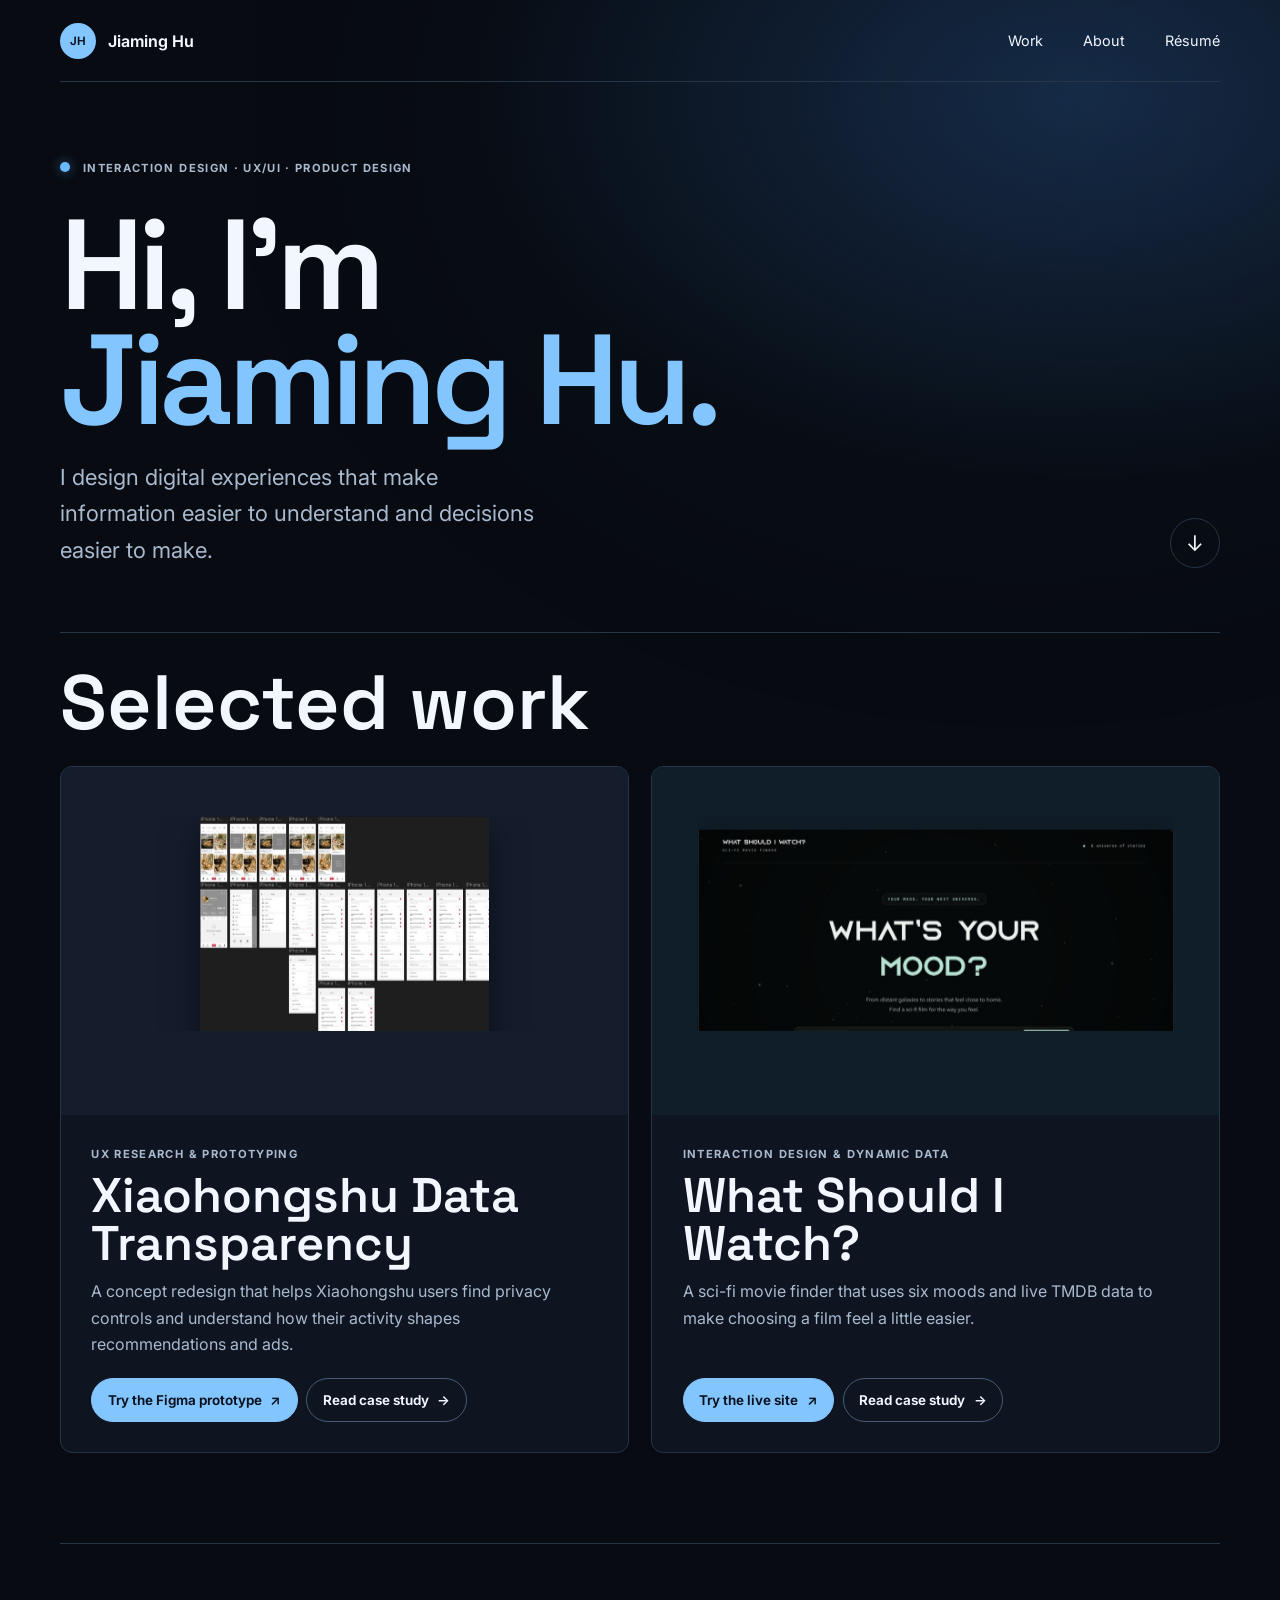
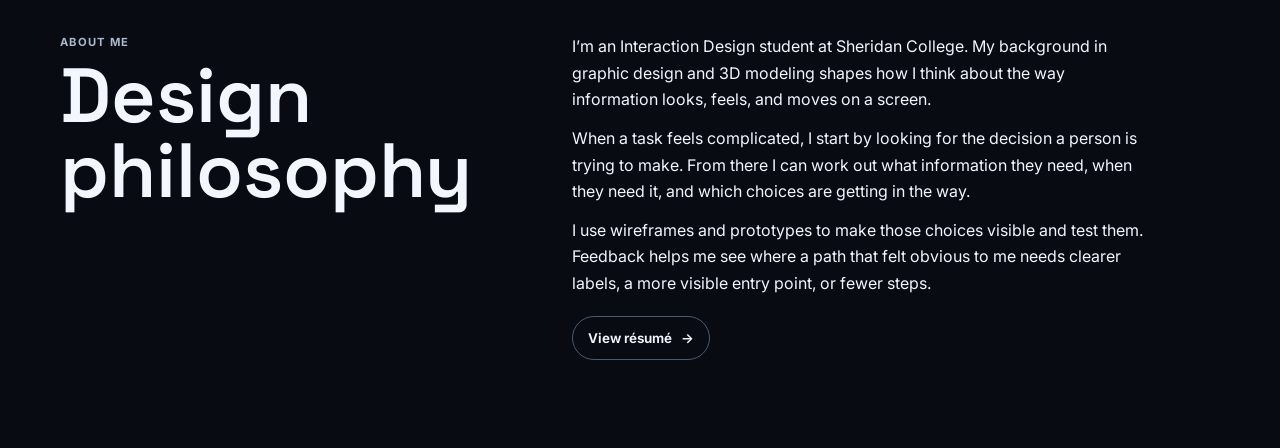
<file: index.html>
<!doctype html>
<html lang="en">
<head>
<meta charset="utf-8">
<meta name="viewport" content="width=device-width, initial-scale=1">
<title>Jiaming Hu | Interaction Design Portfolio</title>
<meta http-equiv="refresh" content="0; url=jiaming-hu-portfolio/">
<link rel="canonical" href="https://hjmfreddy.github.io/Portfolio/jiaming-hu-portfolio/">
</head>
<body><a href="jiaming-hu-portfolio/">Open Jiaming Hu’s portfolio</a></body>
</html>
</file>
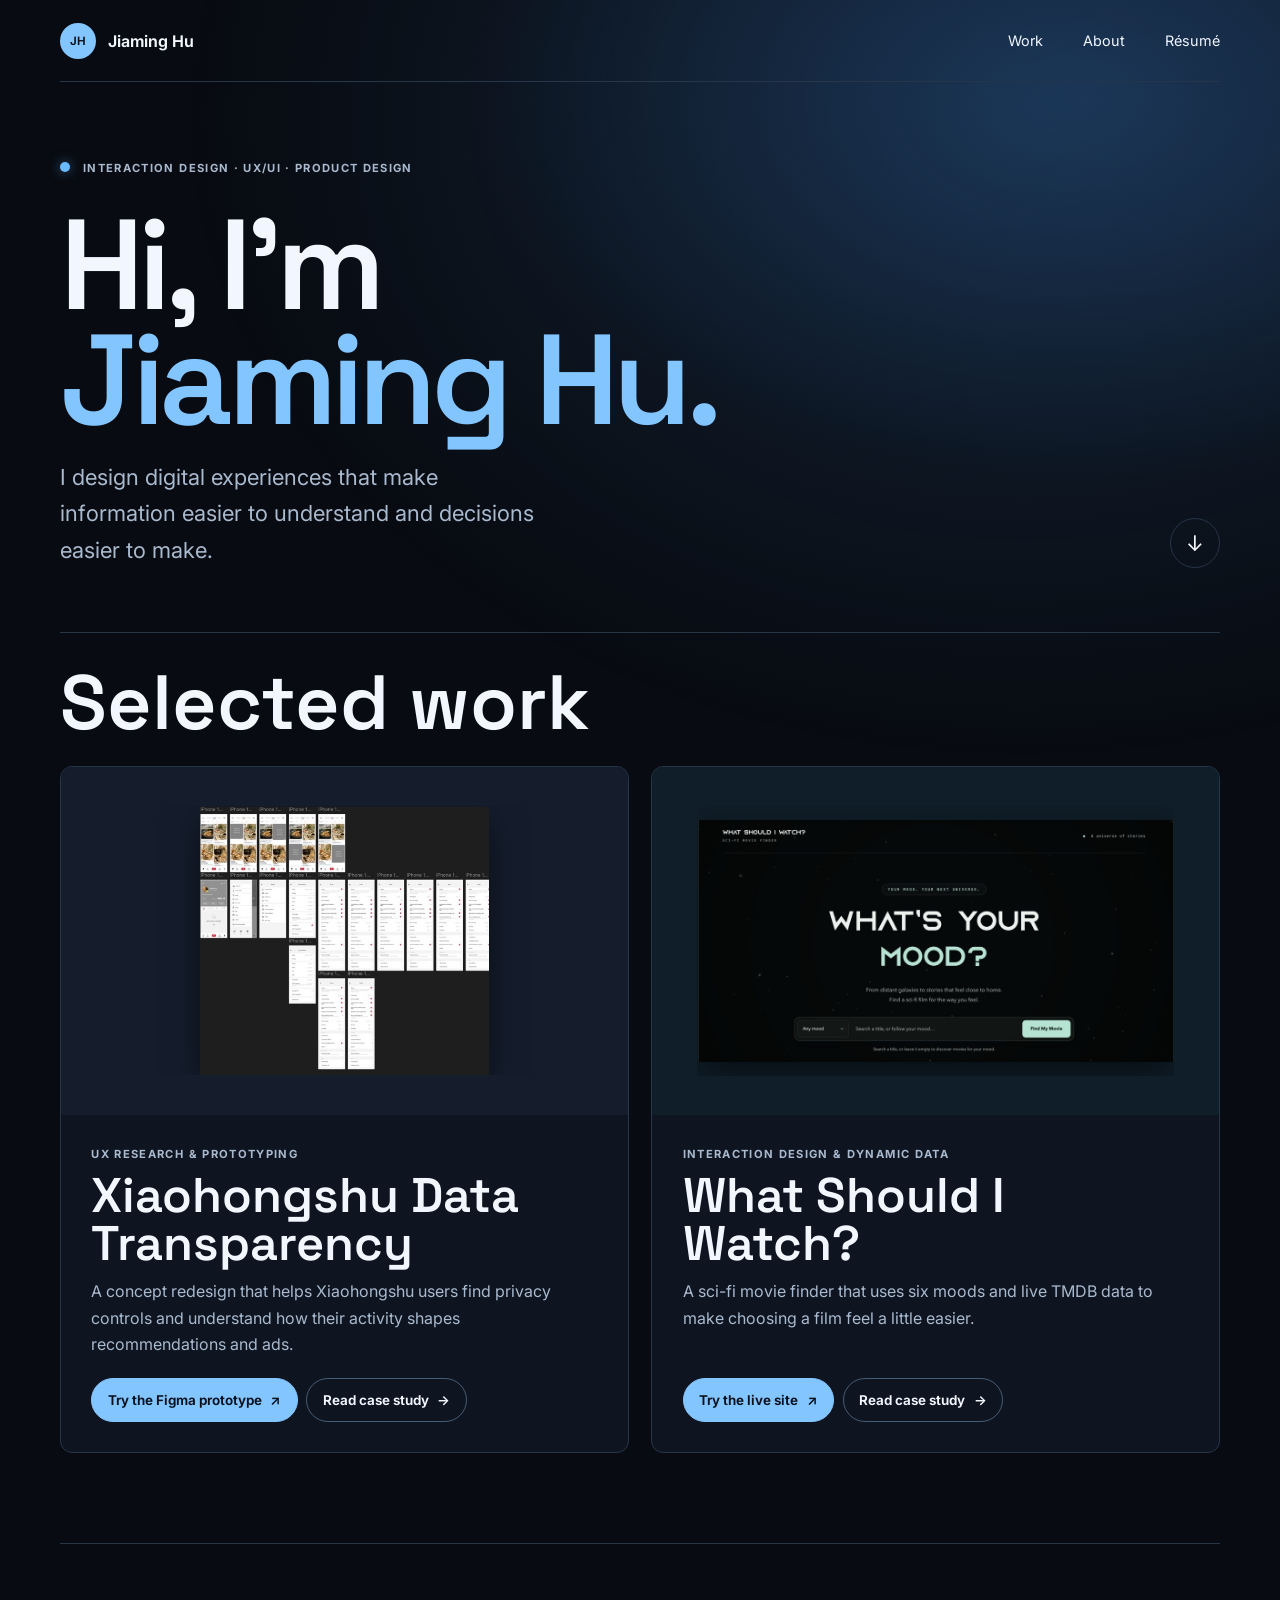
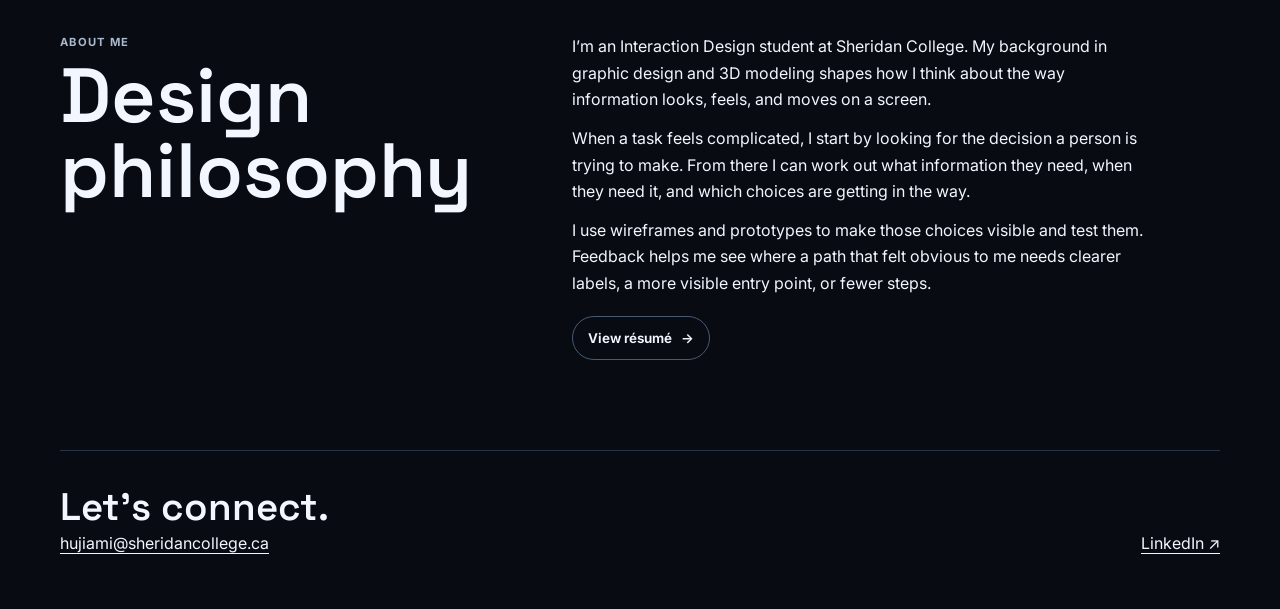
<file: jiaming-hu-portfolio/index.html>
<!doctype html>
<html lang="en">
<head>
<meta charset="utf-8">
<meta name="viewport" content="width=device-width, initial-scale=1">
<meta name="description" content="Interaction design portfolio of Jiaming Hu.">
<title>Interaction Design Portfolio | Jiaming Hu</title>
<link rel="stylesheet" href="style.css">
<script src="motion.js" defer></script>
</head>
<body>
<a class="skip" href="#main">Skip to content</a>
<header class="shell nav"><a class="brand" href="index.html"><span>JH</span> Jiaming Hu</a>
<nav aria-label="Main navigation"><a href="index.html#work">Work</a><a href="index.html#about">About</a><a href="resume.html">Résumé</a></nav></header>
<main id="main" class="shell">
<section class="hero"><p class="eyebrow"><span class="dot"></span> Interaction design · UX/UI · Product design</p>
<h1>Hi, I’m<br><em>Jiaming Hu.</em></h1>
<div class="hero-bottom"><p>I design digital experiences that make information easier to understand and decisions easier to make.</p><a href="#work" class="down" aria-label="Explore selected work">↓</a></div></section>
<section id="work" class="work"><div class="section-title"><h2>Selected work</h2></div><div class="grid"><article class="card">
<a class="cover privacy" href="data-transparency.html" aria-label="Read about Xiaohongshu Data Transparency"><img src="assets/privacy-cover.jpg" alt="" width="550" height="510"></a>
<div class="card-body"><p class="eyebrow">UX research & prototyping</p><h3><a href="data-transparency.html">Xiaohongshu Data Transparency</a></h3>
<p>A concept redesign that helps Xiaohongshu users find privacy controls and understand how their activity shapes recommendations and ads.</p><div class="actions"><a class="button dark" href="https://www.figma.com/proto/CfvtmN4imqEaQCj09eIK7j/Transparent?node-id=4-297&amp;scaling=scale-down&amp;content-scaling=fixed&amp;starting-point-node-id=4%3A297&amp;page-id=0%3A1" target="_blank" rel="noopener">Try the Figma prototype <span aria-hidden="true">↗</span></a><a class="button outline" href="data-transparency.html">Read case study <span aria-hidden="true">→</span></a></div></div>
</article><article class="card">
<a class="cover movie" href="movie-finder.html" aria-label="Read about What Should I Watch?"><img src="assets/movie-cover.jpg" alt="" width="1046" height="533"></a>
<div class="card-body"><p class="eyebrow">Interaction design & dynamic data</p><h3><a href="movie-finder.html">What Should I Watch?</a></h3>
<p>A sci-fi movie finder that uses six moods and live TMDB data to make choosing a film feel a little easier.</p><div class="actions"><a class="button dark" href="https://gangue001.github.io/science-fiction-movie/" target="_blank" rel="noopener">Try the live site <span aria-hidden="true">↗</span></a><a class="button outline" href="movie-finder.html">Read case study <span aria-hidden="true">→</span></a></div></div>
</article></div></section>
<section id="about" class="about"><div><p class="eyebrow">About me</p><h2>Design<br> philosophy</h2></div><div class="copy">
<p>I’m an Interaction Design student at Sheridan College. My background in graphic design and 3D modeling shapes how I think about the way information looks, feels, and moves on a screen.</p>
<p>When a task feels complicated, I start by looking for the decision a person is trying to make. From there I can work out what information they need, when they need it, and which choices are getting in the way.</p>
<p>I use wireframes and prototypes to make those choices visible and test them. Feedback helps me see where a path that felt obvious to me needs clearer labels, a more visible entry point, or fewer steps.</p>
<a class="button outline" href="resume.html">View résumé <span aria-hidden="true">→</span></a>
</div></section></main>
<footer class="shell footer" id="contact"><div><h2>Let’s connect.</h2><a href="mailto:hujiami@sheridancollege.ca">hujiami@sheridancollege.ca</a></div><a href="https://www.linkedin.com/in/jiaming-hu-1928b543a/" target="_blank" rel="noopener">LinkedIn ↗</a></footer>
</body>
</html>
</file>
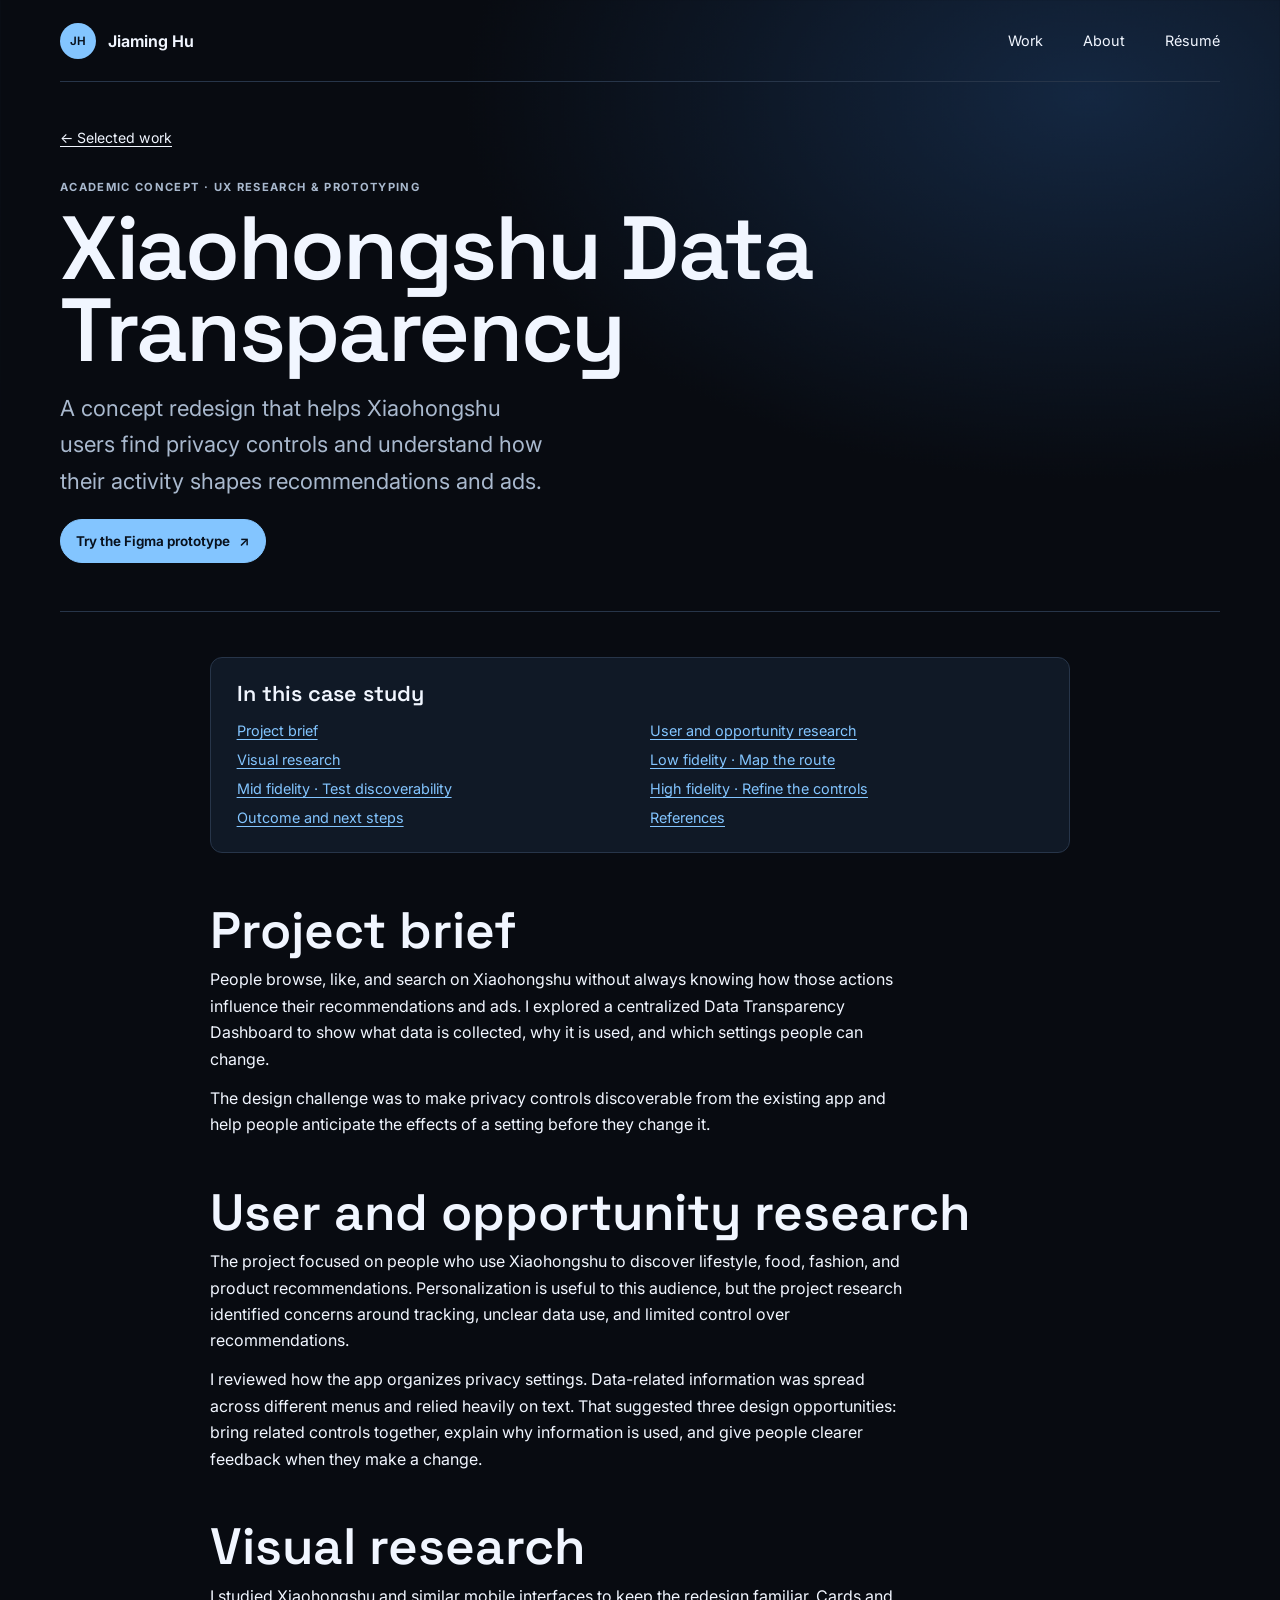
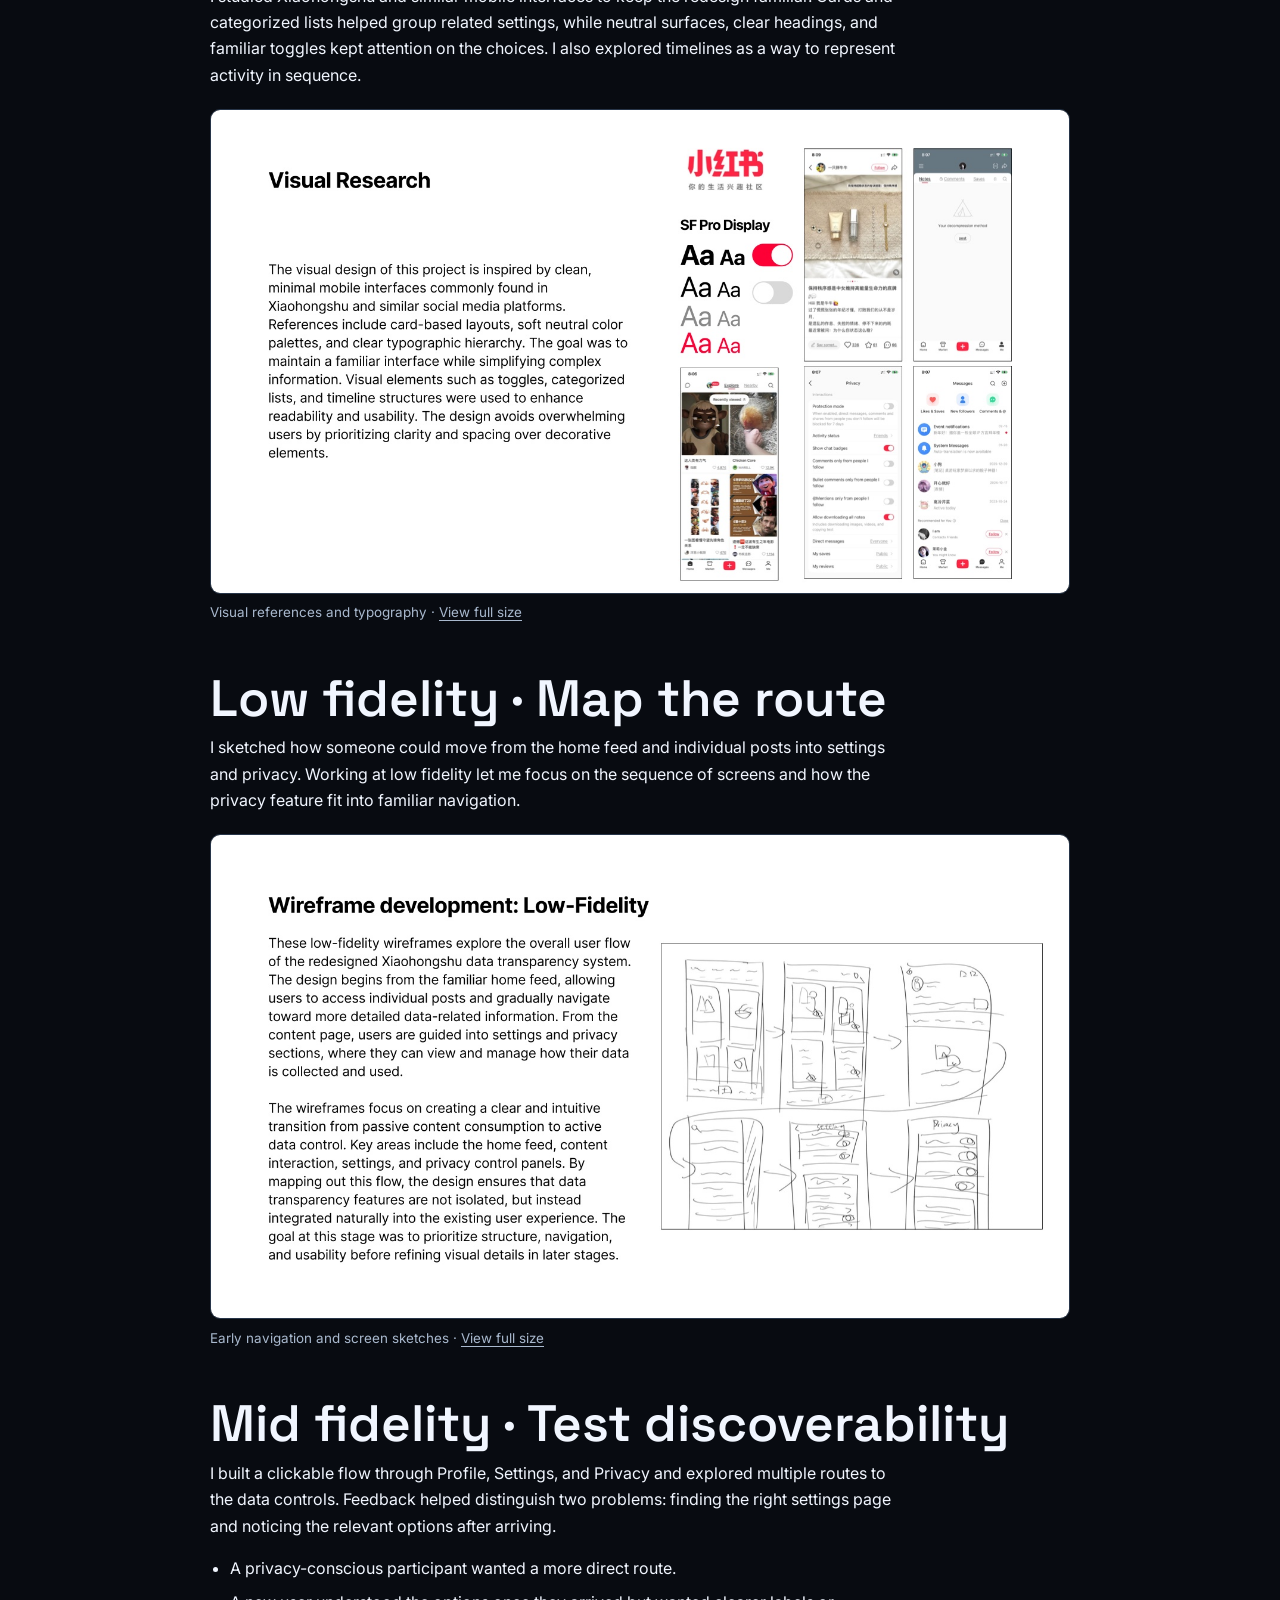
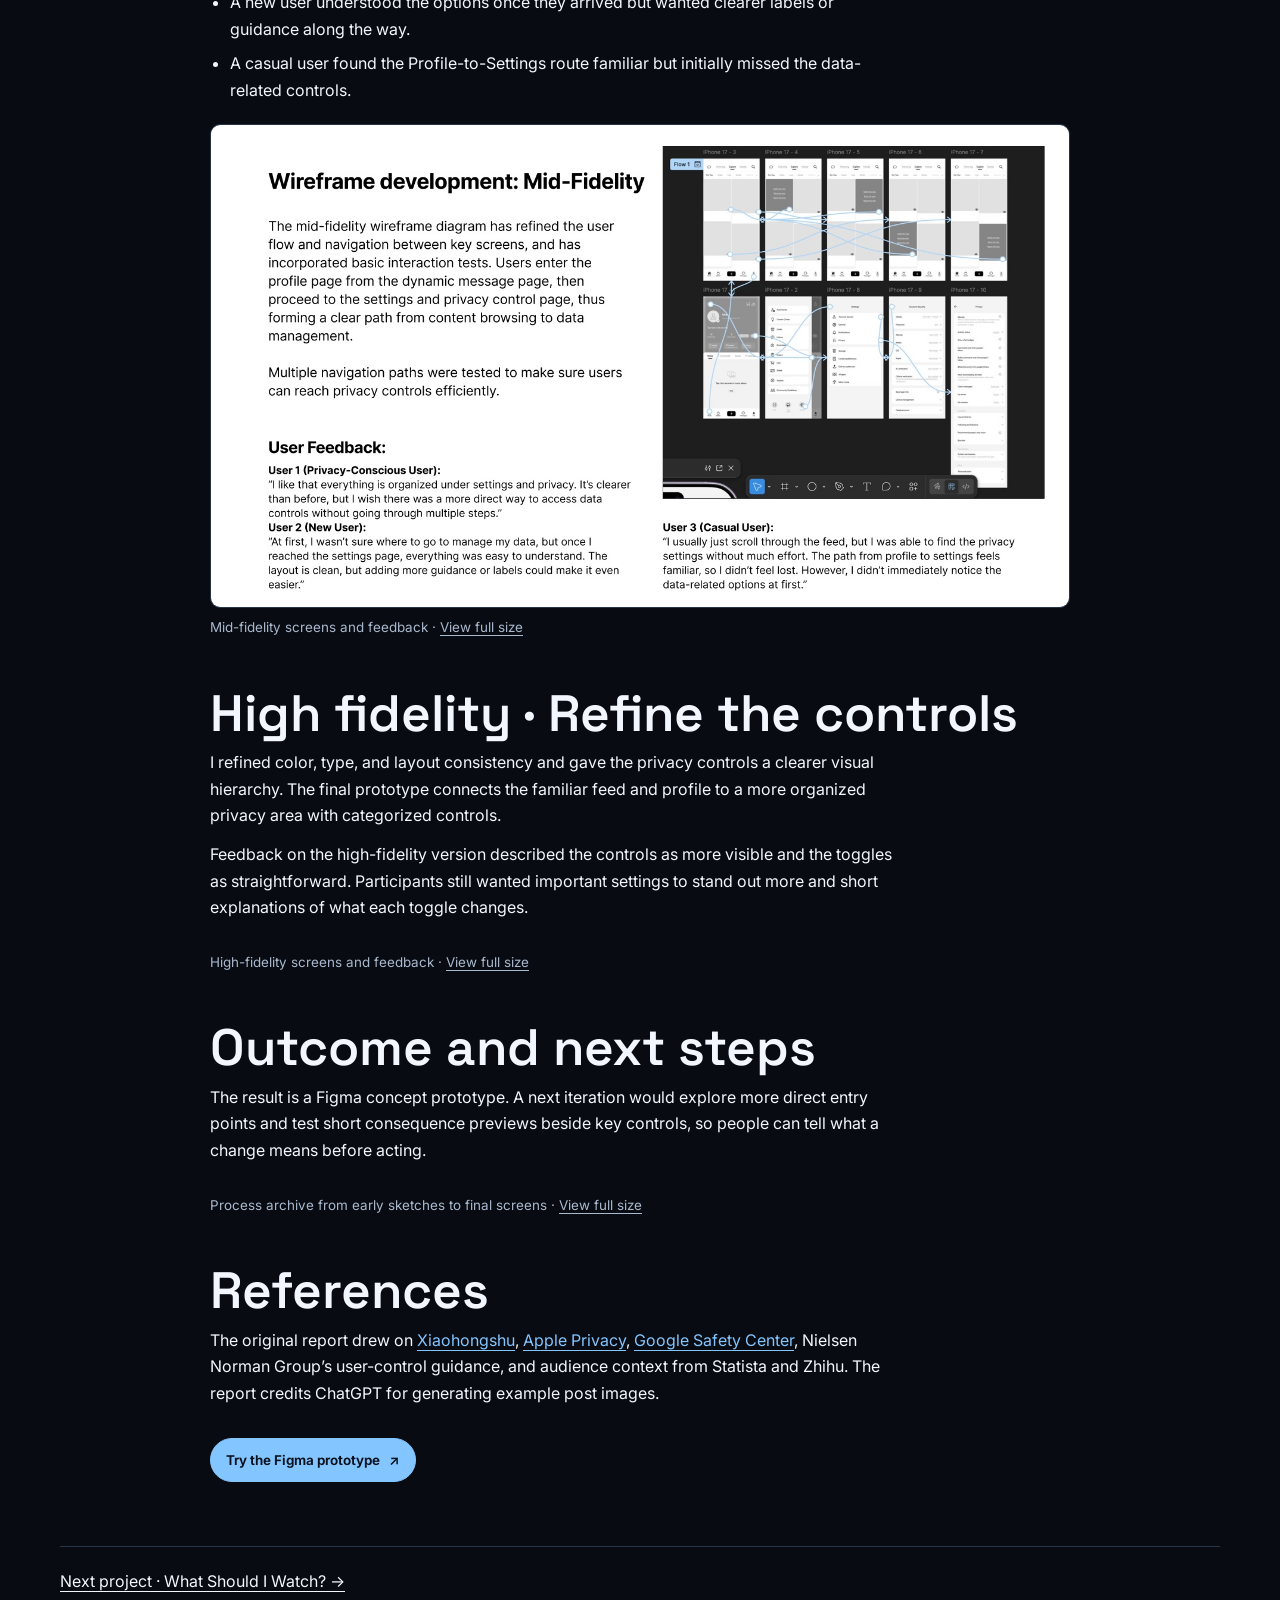
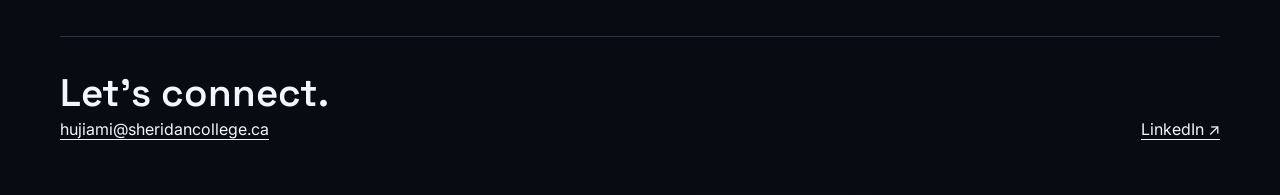
<file: jiaming-hu-portfolio/data-transparency.html>
<!doctype html>
<html lang="en">
<head>
<meta charset="utf-8">
<meta name="viewport" content="width=device-width, initial-scale=1">
<meta name="description" content="Interaction design portfolio of Jiaming Hu.">
<title>Xiaohongshu Data Transparency | Jiaming Hu</title>
<link rel="stylesheet" href="style.css">
<script src="motion.js" defer></script>
</head>
<body>
<a class="skip" href="#main">Skip to content</a>
<header class="shell nav"><a class="brand" href="index.html"><span>JH</span> Jiaming Hu</a>
<nav aria-label="Main navigation"><a href="index.html#work">Work</a><a href="index.html#about">About</a><a href="resume.html">Résumé</a></nav></header>
<main id="main" class="shell"><header class="case-head"><a class="back" href="index.html#work">← Selected work</a><p class="eyebrow">Academic concept · UX research & prototyping</p><h1>Xiaohongshu Data Transparency</h1><p class="lede">A concept redesign that helps Xiaohongshu users find privacy controls and understand how their activity shapes recommendations and ads.</p><a class="button dark" href="https://www.figma.com/proto/CfvtmN4imqEaQCj09eIK7j/Transparent?node-id=4-297&amp;scaling=scale-down&amp;content-scaling=fixed&amp;starting-point-node-id=4%3A297&amp;page-id=0%3A1" target="_blank" rel="noopener">Try the Figma prototype <span aria-hidden="true">↗</span></a></header>
<div class="case"><nav class="case-index" aria-label="Case study sections"><h2>In this case study</h2><ul><li><a href="#brief">Project brief</a></li><li><a href="#research">User and opportunity research</a></li><li><a href="#visual">Visual research</a></li><li><a href="#low">Low fidelity · Map the route</a></li><li><a href="#mid">Mid fidelity · Test discoverability</a></li><li><a href="#high">High fidelity · Refine the controls</a></li><li><a href="#reflection">Outcome and next steps</a></li><li><a href="#references">References</a></li></ul></nav>
<section id="brief"><h2>Project brief</h2>
<p>People browse, like, and search on Xiaohongshu without always knowing how those actions influence their recommendations and ads. I explored a centralized Data Transparency Dashboard to show what data is collected, why it is used, and which settings people can change.</p>
<p>The design challenge was to make privacy controls discoverable from the existing app and help people anticipate the effects of a setting before they change it.</p>
</section>
<section id="research"><h2>User and opportunity research</h2>
<p>The project focused on people who use Xiaohongshu to discover lifestyle, food, fashion, and product recommendations. Personalization is useful to this audience, but the project research identified concerns around tracking, unclear data use, and limited control over recommendations.</p>
<p>I reviewed how the app organizes privacy settings. Data-related information was spread across different menus and relied heavily on text. That suggested three design opportunities: bring related controls together, explain why information is used, and give people clearer feedback when they make a change.</p>
</section>
<section id="visual"><h2>Visual research</h2>
<p>I studied Xiaohongshu and similar mobile interfaces to keep the redesign familiar. Cards and categorized lists helped group related settings, while neutral surfaces, clear headings, and familiar toggles kept attention on the choices. I also explored timelines as a way to represent activity in sequence.</p>
<figure><a href="assets/privacy-5.jpg"><img src="assets/privacy-5.jpg" alt="Visual research and SF Pro Display type specimens" loading="lazy"></a><figcaption>Visual references and typography · <a href="assets/privacy-5.jpg">View full size</a></figcaption></figure></section>
<section id="low"><h2>Low fidelity · Map the route</h2>
<p>I sketched how someone could move from the home feed and individual posts into settings and privacy. Working at low fidelity let me focus on the sequence of screens and how the privacy feature fit into familiar navigation.</p>
<figure><a href="assets/privacy-6.jpg"><img src="assets/privacy-6.jpg" alt="Early sketches and wireframes for the feed, settings, and privacy controls" loading="lazy"></a><figcaption>Early navigation and screen sketches · <a href="assets/privacy-6.jpg">View full size</a></figcaption></figure></section>
<section id="mid"><h2>Mid fidelity · Test discoverability</h2>
<p>I built a clickable flow through Profile, Settings, and Privacy and explored multiple routes to the data controls. Feedback helped distinguish two problems: finding the right settings page and noticing the relevant options after arriving.</p>
<ul class="case-list"><li>A privacy-conscious participant wanted a more direct route.</li><li>A new user understood the options once they arrived but wanted clearer labels or guidance along the way.</li><li>A casual user found the Profile-to-Settings route familiar but initially missed the data-related controls.</li></ul>
<figure><a href="assets/privacy-7.jpg"><img src="assets/privacy-7.jpg" alt="Mid-fidelity prototype map and three pieces of user feedback" loading="lazy"></a><figcaption>Mid-fidelity screens and feedback · <a href="assets/privacy-7.jpg">View full size</a></figcaption></figure></section>
<section id="high"><h2>High fidelity · Refine the controls</h2>
<p>I refined color, type, and layout consistency and gave the privacy controls a clearer visual hierarchy. The final prototype connects the familiar feed and profile to a more organized privacy area with categorized controls.</p>
<p>Feedback on the high-fidelity version described the controls as more visible and the toggles as straightforward. Participants still wanted important settings to stand out more and short explanations of what each toggle changes.</p>
<figure><a href="assets/privacy-8.jpg"><img src="assets/privacy-8.jpg" alt="High-fidelity prototype overview and follow-up participant feedback" loading="lazy"></a><figcaption>High-fidelity screens and feedback · <a href="assets/privacy-8.jpg">View full size</a></figcaption></figure></section>
<section id="reflection"><h2>Outcome and next steps</h2>
<p>The result is a Figma concept prototype. A next iteration would explore more direct entry points and test short consequence previews beside key controls, so people can tell what a change means before acting.</p>
<figure><a href="assets/privacy-10.jpg"><img src="assets/privacy-10.jpg" alt="Appendix showing sketches, Figma connections, and finished feed and privacy screens" loading="lazy"></a><figcaption>Process archive from early sketches to final screens · <a href="assets/privacy-10.jpg">View full size</a></figcaption></figure></section>
<section id="references"><h2>References</h2>
<p>The original report drew on <a href="https://www.xiaohongshu.com/">Xiaohongshu</a>, <a href="https://www.apple.com/privacy/">Apple Privacy</a>, <a href="https://safety.google/">Google Safety Center</a>, Nielsen Norman Group’s user-control guidance, and audience context from Statista and Zhihu. The report credits ChatGPT for generating example post images.</p>
</section>
<div class="case-action"><a class="button dark" href="https://www.figma.com/proto/CfvtmN4imqEaQCj09eIK7j/Transparent?node-id=4-297&amp;scaling=scale-down&amp;content-scaling=fixed&amp;starting-point-node-id=4%3A297&amp;page-id=0%3A1" target="_blank" rel="noopener">Try the Figma prototype <span aria-hidden="true">↗</span></a></div></div><div class="next"><a href="movie-finder.html">Next project · What Should I Watch? →</a></div></main>
<footer class="shell footer" id="contact"><div><h2>Let’s connect.</h2><a href="mailto:hujiami@sheridancollege.ca">hujiami@sheridancollege.ca</a></div><a href="https://www.linkedin.com/in/jiaming-hu-1928b543a/" target="_blank" rel="noopener">LinkedIn ↗</a></footer>
</body>
</html>
</file>
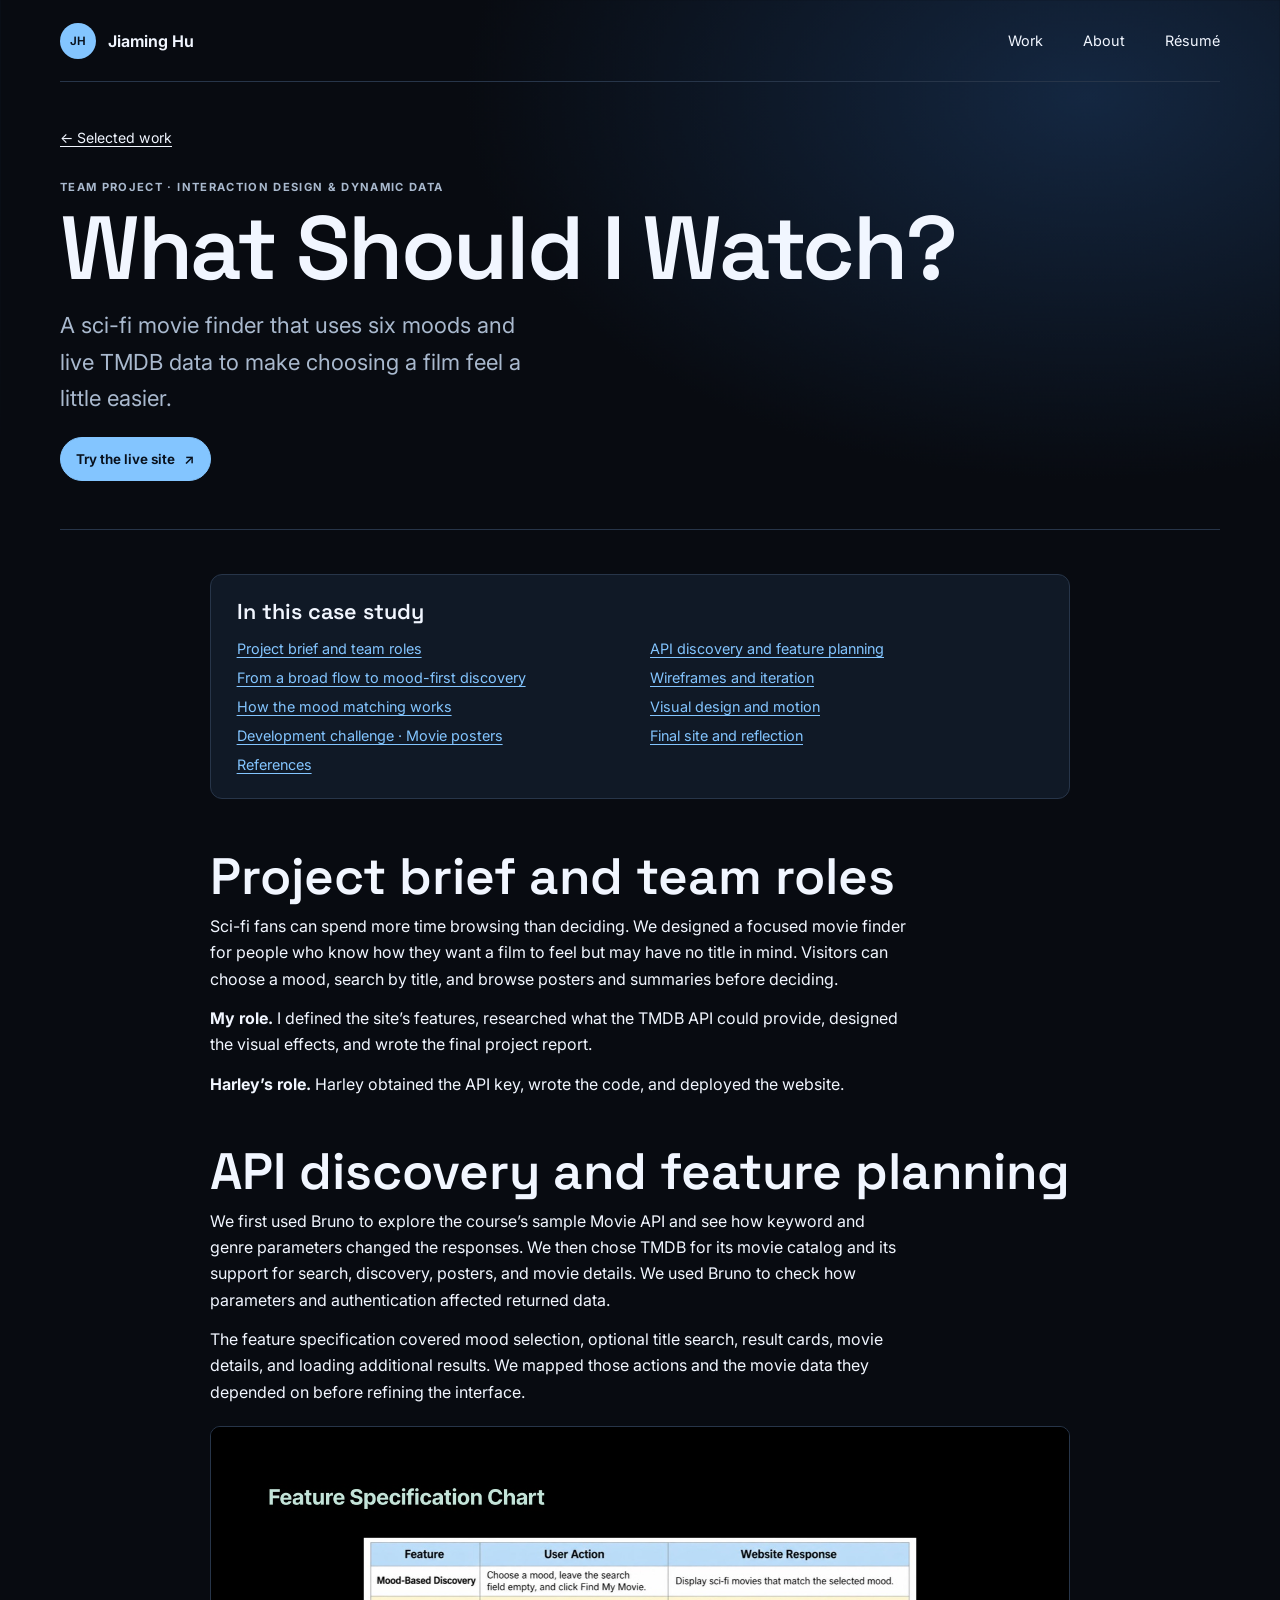
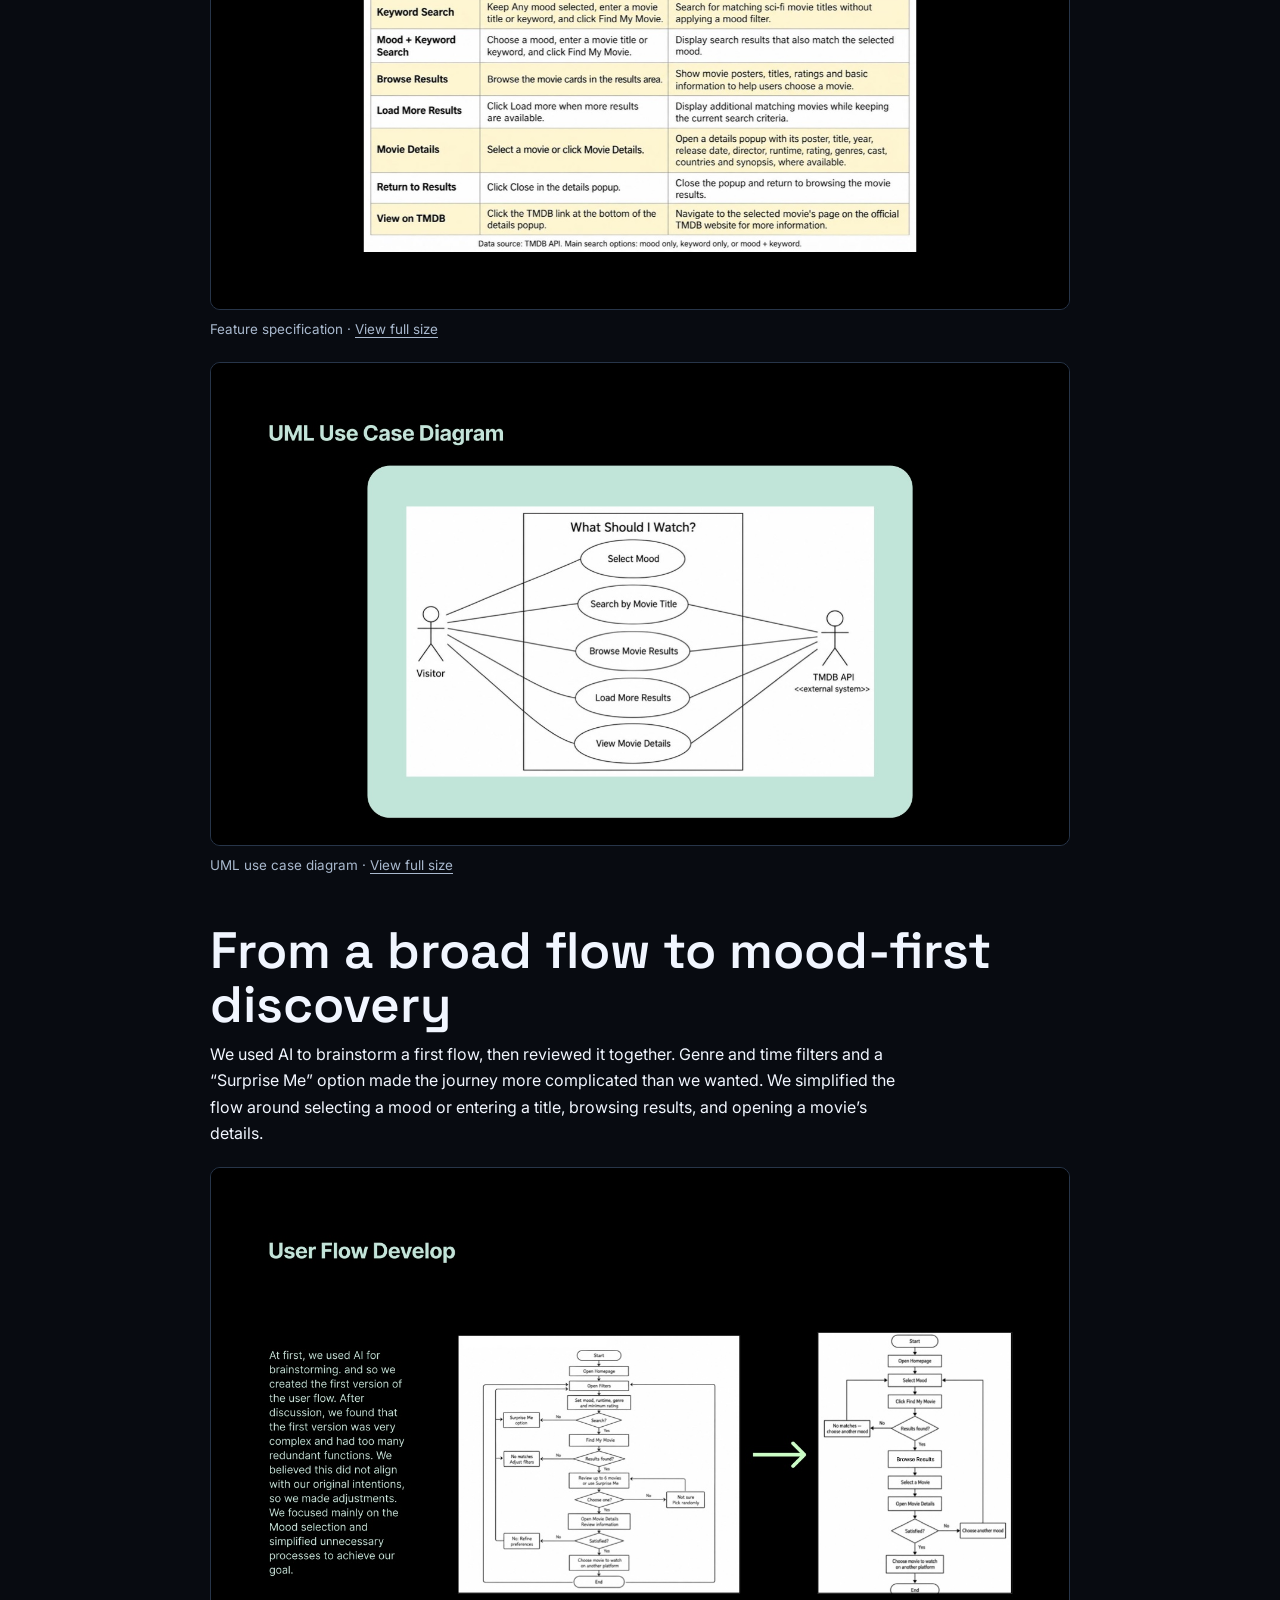
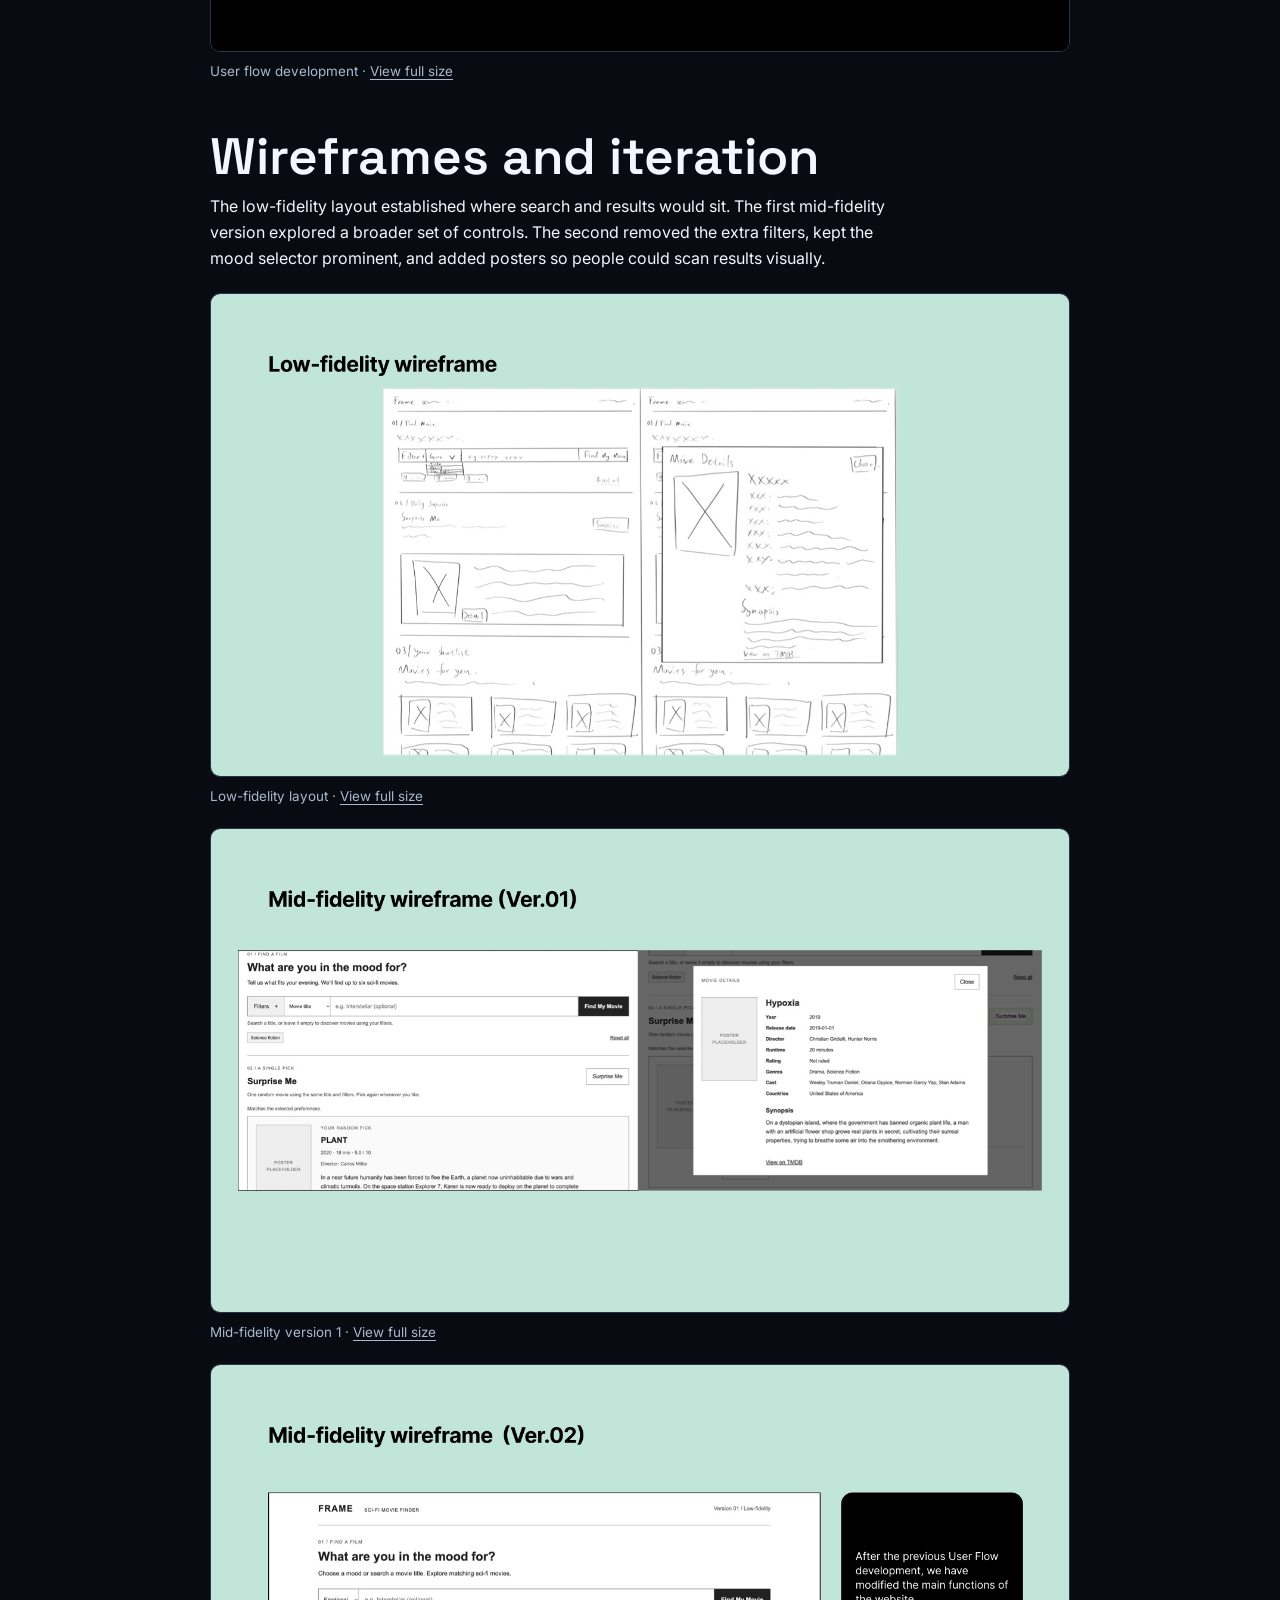
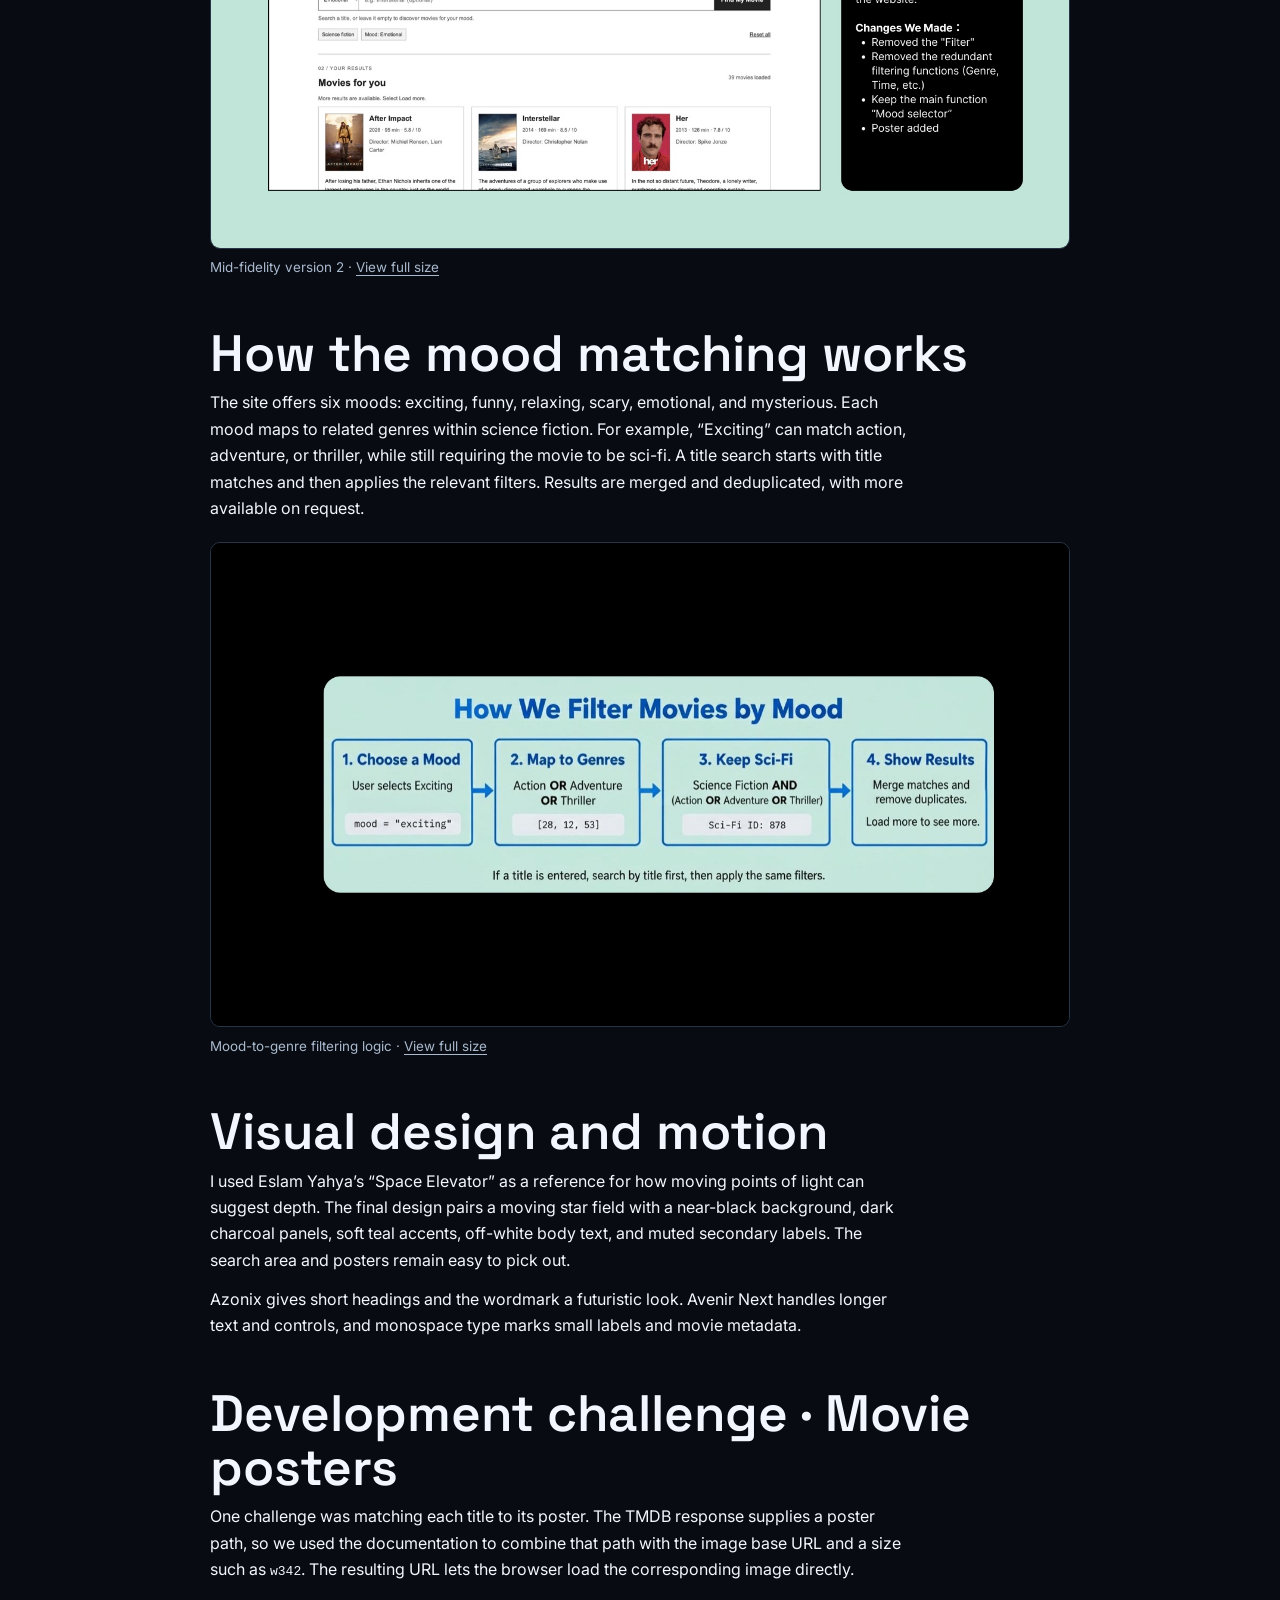
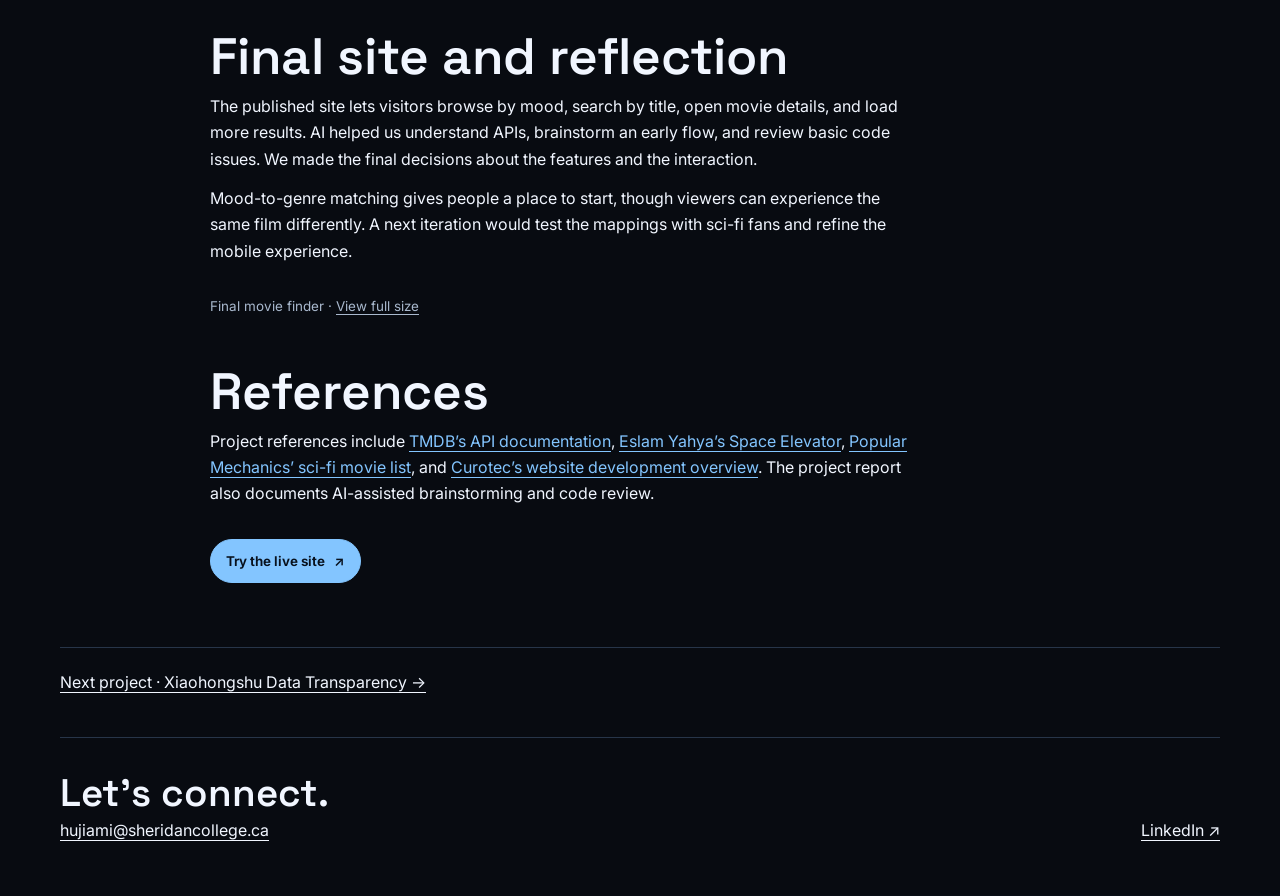
<file: jiaming-hu-portfolio/movie-finder.html>
<!doctype html>
<html lang="en">
<head>
<meta charset="utf-8">
<meta name="viewport" content="width=device-width, initial-scale=1">
<meta name="description" content="Interaction design portfolio of Jiaming Hu.">
<title>What Should I Watch? | Jiaming Hu</title>
<link rel="stylesheet" href="style.css">
<script src="motion.js" defer></script>
</head>
<body>
<a class="skip" href="#main">Skip to content</a>
<header class="shell nav"><a class="brand" href="index.html"><span>JH</span> Jiaming Hu</a>
<nav aria-label="Main navigation"><a href="index.html#work">Work</a><a href="index.html#about">About</a><a href="resume.html">Résumé</a></nav></header>
<main id="main" class="shell"><header class="case-head"><a class="back" href="index.html#work">← Selected work</a><p class="eyebrow">Team project · Interaction design & dynamic data</p><h1>What Should I Watch?</h1><p class="lede">A sci-fi movie finder that uses six moods and live TMDB data to make choosing a film feel a little easier.</p><a class="button dark" href="https://gangue001.github.io/science-fiction-movie/" target="_blank" rel="noopener">Try the live site <span aria-hidden="true">↗</span></a></header>
<div class="case"><nav class="case-index" aria-label="Case study sections"><h2>In this case study</h2><ul><li><a href="#brief">Project brief and team roles</a></li><li><a href="#api">API discovery and feature planning</a></li><li><a href="#flow">From a broad flow to mood-first discovery</a></li><li><a href="#wireframes">Wireframes and iteration</a></li><li><a href="#matching">How the mood matching works</a></li><li><a href="#visual">Visual design and motion</a></li><li><a href="#build">Development challenge · Movie posters</a></li><li><a href="#outcome">Final site and reflection</a></li><li><a href="#references">References</a></li></ul></nav>
<section id="brief"><h2>Project brief and team roles</h2>
<p>Sci-fi fans can spend more time browsing than deciding. We designed a focused movie finder for people who know how they want a film to feel but may have no title in mind. Visitors can choose a mood, search by title, and browse posters and summaries before deciding.</p>
<p><strong>My role.</strong> I defined the site’s features, researched what the TMDB API could provide, designed the visual effects, and wrote the final project report.</p>
<p><strong>Harley’s role.</strong> Harley obtained the API key, wrote the code, and deployed the website.</p>
</section>
<section id="api"><h2>API discovery and feature planning</h2>
<p>We first used Bruno to explore the course’s sample Movie API and see how keyword and genre parameters changed the responses. We then chose TMDB for its movie catalog and its support for search, discovery, posters, and movie details. We used Bruno to check how parameters and authentication affected returned data.</p>
<p>The feature specification covered mood selection, optional title search, result cards, movie details, and loading additional results. We mapped those actions and the movie data they depended on before refining the interface.</p>
<figure><a href="assets/movie-7.jpg"><img src="assets/movie-7.jpg" alt="Feature specification chart for the movie finder" loading="lazy"></a><figcaption>Feature specification · <a href="assets/movie-7.jpg">View full size</a></figcaption></figure><figure><a href="assets/movie-9.jpg"><img src="assets/movie-9.jpg" alt="UML use case diagram for the movie finder" loading="lazy"></a><figcaption>UML use case diagram · <a href="assets/movie-9.jpg">View full size</a></figcaption></figure></section>
<section id="flow"><h2>From a broad flow to mood-first discovery</h2>
<p>We used AI to brainstorm a first flow, then reviewed it together. Genre and time filters and a “Surprise Me” option made the journey more complicated than we wanted. We simplified the flow around selecting a mood or entering a title, browsing results, and opening a movie’s details.</p>
<figure><a href="assets/movie-10.jpg"><img src="assets/movie-10.jpg" alt="User flow development showing the move toward mood-based discovery" loading="lazy"></a><figcaption>User flow development · <a href="assets/movie-10.jpg">View full size</a></figcaption></figure></section>
<section id="wireframes"><h2>Wireframes and iteration</h2>
<p>The low-fidelity layout established where search and results would sit. The first mid-fidelity version explored a broader set of controls. The second removed the extra filters, kept the mood selector prominent, and added posters so people could scan results visually.</p>
<figure><a href="assets/movie-12.jpg"><img src="assets/movie-12.jpg" alt="Early low-fidelity movie finder wireframe" loading="lazy"></a><figcaption>Low-fidelity layout · <a href="assets/movie-12.jpg">View full size</a></figcaption></figure><figure><a href="assets/movie-13.jpg"><img src="assets/movie-13.jpg" alt="First mid-fidelity movie finder wireframe" loading="lazy"></a><figcaption>Mid-fidelity version 1 · <a href="assets/movie-13.jpg">View full size</a></figcaption></figure><figure><a href="assets/movie-14.jpg"><img src="assets/movie-14.jpg" alt="Second mid-fidelity wireframe with a prominent mood selector and added posters" loading="lazy"></a><figcaption>Mid-fidelity version 2 · <a href="assets/movie-14.jpg">View full size</a></figcaption></figure></section>
<section id="matching"><h2>How the mood matching works</h2>
<p>The site offers six moods: exciting, funny, relaxing, scary, emotional, and mysterious. Each mood maps to related genres within science fiction. For example, “Exciting” can match action, adventure, or thriller, while still requiring the movie to be sci-fi. A title search starts with title matches and then applies the relevant filters. Results are merged and deduplicated, with more available on request.</p>
<figure><a href="assets/movie-8.jpg"><img src="assets/movie-8.jpg" alt="Diagram showing mood selection, genre mapping, the science fiction filter, and results" loading="lazy"></a><figcaption>Mood-to-genre filtering logic · <a href="assets/movie-8.jpg">View full size</a></figcaption></figure></section>
<section id="visual"><h2>Visual design and motion</h2>
<p>I used Eslam Yahya’s “Space Elevator” as a reference for how moving points of light can suggest depth. The final design pairs a moving star field with a near-black background, dark charcoal panels, soft teal accents, off-white body text, and muted secondary labels. The search area and posters remain easy to pick out.</p>
<p>Azonix gives short headings and the wordmark a futuristic look. Avenir Next handles longer text and controls, and monospace type marks small labels and movie metadata.</p>
</section>
<section id="build"><h2>Development challenge · Movie posters</h2>
<p>One challenge was matching each title to its poster. The TMDB response supplies a poster path, so we used the documentation to combine that path with the image base URL and a size such as <code>w342</code>. The resulting URL lets the browser load the corresponding image directly.</p>
</section>
<section id="outcome"><h2>Final site and reflection</h2>
<p>The published site lets visitors browse by mood, search by title, open movie details, and load more results. AI helped us understand APIs, brainstorm an early flow, and review basic code issues. We made the final decisions about the features and the interaction.</p>
<p>Mood-to-genre matching gives people a place to start, though viewers can experience the same film differently. A next iteration would test the mappings with sci-fi fans and refine the mobile experience.</p>
<figure><a href="assets/movie-cover.jpg"><img src="assets/movie-cover.jpg" alt="The published movie finder with a star field, mood selector, and title search" loading="lazy"></a><figcaption>Final movie finder · <a href="assets/movie-cover.jpg">View full size</a></figcaption></figure></section>
<section id="references"><h2>References</h2>
<p>Project references include <a href="https://developer.themoviedb.org/docs/getting-started">TMDB’s API documentation</a>, <a href="https://codepen.io/Eslam-Yahya/pen/MvKZKj">Eslam Yahya’s Space Elevator</a>, <a href="https://www.popularmechanics.com/culture/movies/g97/the-100-best-sci-fi-movies-of-all-time/">Popular Mechanics’ sci-fi movie list</a>, and <a href="https://www.curotec.com/insights/agency-website-development-process-overview/">Curotec’s website development overview</a>. The project report also documents AI-assisted brainstorming and code review.</p>
</section>
<div class="case-action"><a class="button dark" href="https://gangue001.github.io/science-fiction-movie/" target="_blank" rel="noopener">Try the live site <span aria-hidden="true">↗</span></a></div></div><div class="next"><a href="data-transparency.html">Next project · Xiaohongshu Data Transparency →</a></div></main>
<footer class="shell footer" id="contact"><div><h2>Let’s connect.</h2><a href="mailto:hujiami@sheridancollege.ca">hujiami@sheridancollege.ca</a></div><a href="https://www.linkedin.com/in/jiaming-hu-1928b543a/" target="_blank" rel="noopener">LinkedIn ↗</a></footer>
</body>
</html>
</file>
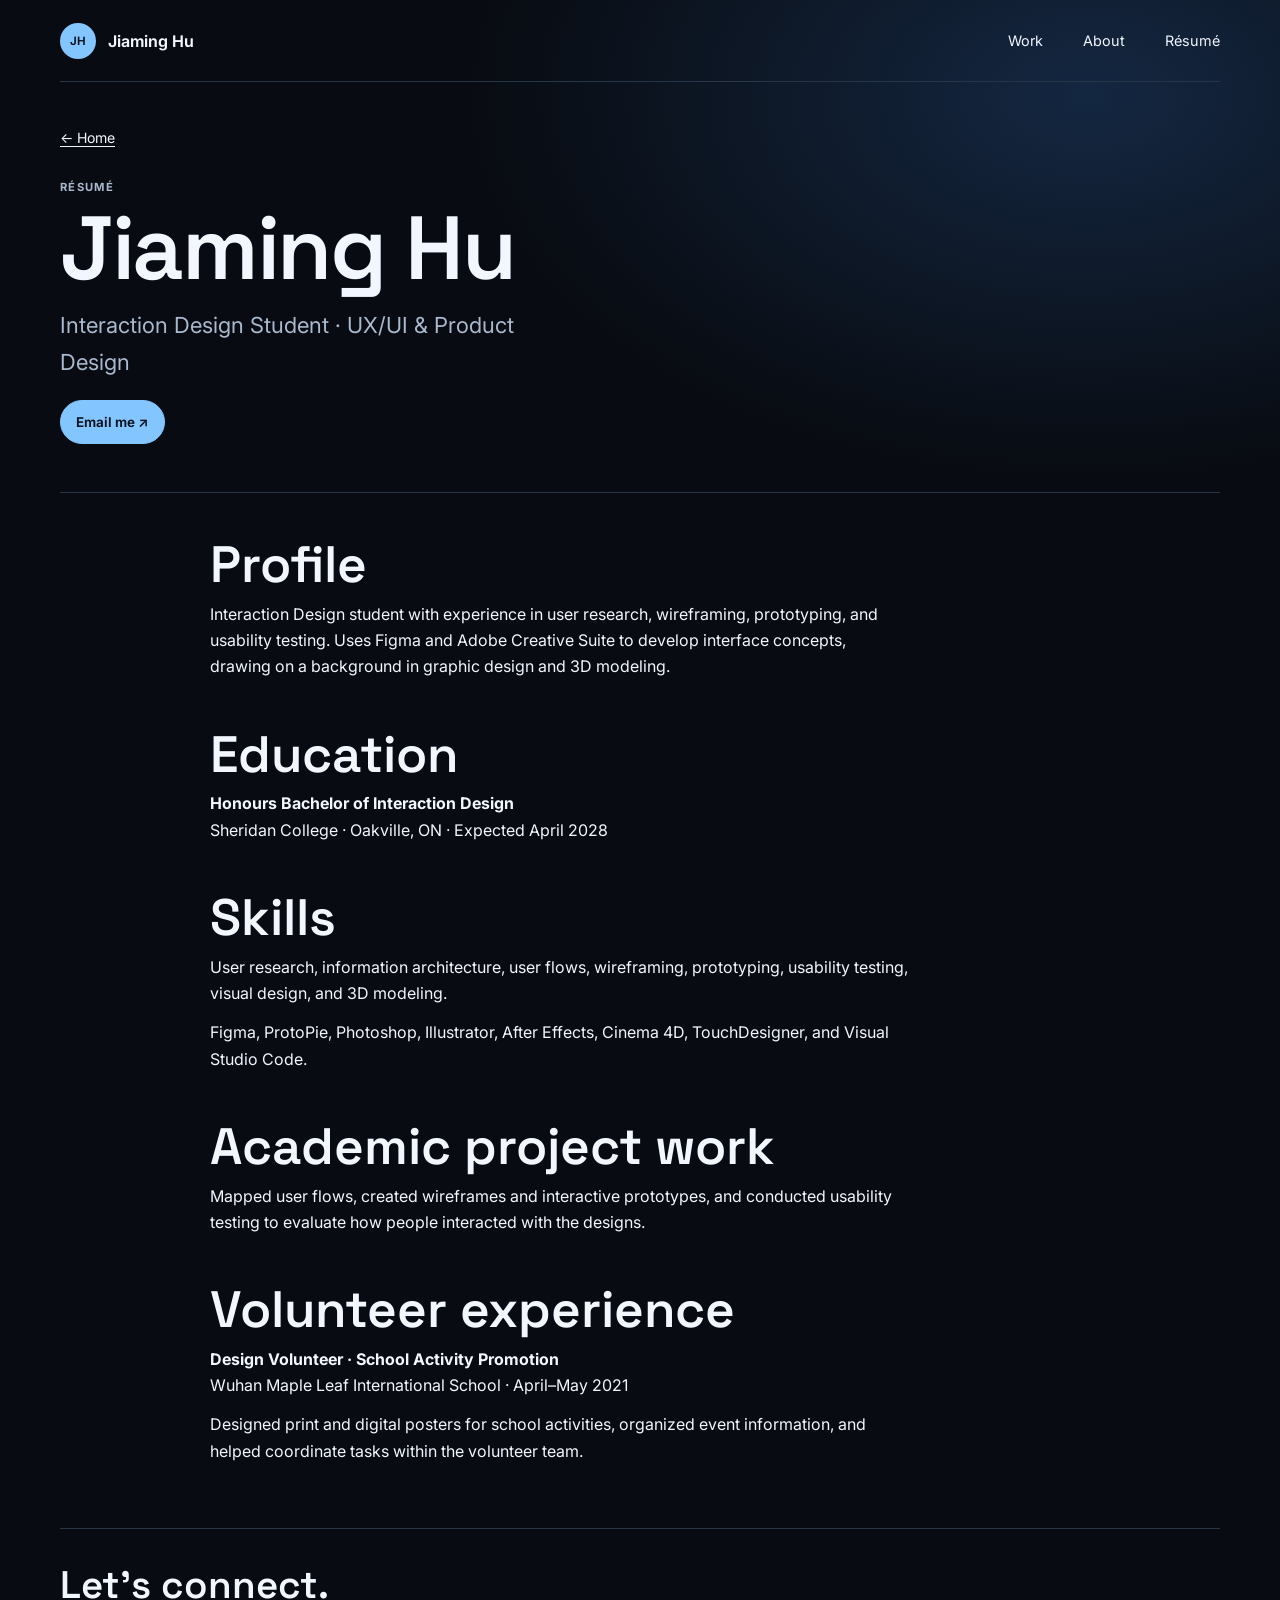
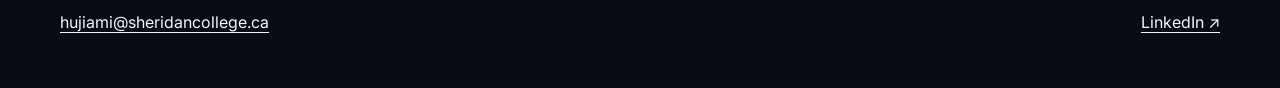
<file: jiaming-hu-portfolio/resume.html>
<!doctype html>
<html lang="en">
<head>
<meta charset="utf-8">
<meta name="viewport" content="width=device-width, initial-scale=1">
<meta name="description" content="Interaction design portfolio of Jiaming Hu.">
<title>Résumé | Jiaming Hu</title>
<link rel="stylesheet" href="style.css">
</head>
<body>
<a class="skip" href="#main">Skip to content</a>
<header class="shell nav"><a class="brand" href="index.html"><span>JH</span> Jiaming Hu</a>
<nav aria-label="Main navigation"><a href="index.html#work">Work</a><a href="index.html#about">About</a><a href="resume.html">Résumé</a></nav></header>
<main id="main" class="shell">
<header class="case-head"><a class="back" href="index.html">← Home</a><p class="eyebrow">Résumé</p><h1>Jiaming Hu</h1><p class="lede">Interaction Design Student · UX/UI &amp; Product Design</p><a class="button dark" href="mailto:hujiami@sheridancollege.ca">Email me ↗</a></header>
<div class="case resume">
<section><h2>Profile</h2><p>Interaction Design student with experience in user research, wireframing, prototyping, and usability testing. Uses Figma and Adobe Creative Suite to develop interface concepts, drawing on a background in graphic design and 3D modeling.</p></section>
<section><h2>Education</h2><p><strong>Honours Bachelor of Interaction Design</strong><br>Sheridan College · Oakville, ON · Expected April 2028</p></section>
<section><h2>Skills</h2><p>User research, information architecture, user flows, wireframing, prototyping, usability testing, visual design, and 3D modeling.</p><p>Figma, ProtoPie, Photoshop, Illustrator, After Effects, Cinema 4D, TouchDesigner, and Visual Studio Code.</p></section>
<section><h2>Academic project work</h2><p>Mapped user flows, created wireframes and interactive prototypes, and conducted usability testing to evaluate how people interacted with the designs.</p></section>
<section><h2>Volunteer experience</h2><p><strong>Design Volunteer · School Activity Promotion</strong><br>Wuhan Maple Leaf International School · April–May 2021</p><p>Designed print and digital posters for school activities, organized event information, and helped coordinate tasks within the volunteer team.</p></section>
</div></main>
<footer class="shell footer" id="contact"><div><h2>Let’s connect.</h2><a href="mailto:hujiami@sheridancollege.ca">hujiami@sheridancollege.ca</a></div><a href="https://www.linkedin.com/in/jiaming-hu-1928b543a/" target="_blank" rel="noopener">LinkedIn ↗</a></footer>
</body>
</html>
</file>
<file: jiaming-hu-portfolio/style.css>
@import url('https://fonts.googleapis.com/css2?family=Space+Grotesk:wght@400..700&family=Inter:wght@400..700&display=swap');

:root {
  color-scheme: dark;
  --paper: #080b11;
  --ink: #f1f6ff;
  --muted: #a9b9ce;
  --line: #273549;
  --accent: #83c5ff;
  --display: "Space Grotesk", Inter, system-ui, sans-serif;
  font-family: Inter, system-ui, sans-serif;
  color: var(--ink);
  background: var(--paper);
}
*, *::before, *::after { box-sizing: border-box; }
html { scroll-behavior: smooth; }
body { margin: 0; }
a { color: inherit; text-underline-offset: .22em; }
a:focus-visible { outline: 3px solid #83c5ff; outline-offset: 5px; }
img { display: block; max-width: 100%; height: auto; }
h1, h2, h3, p, figure { margin: 0; }
h1, h2, h3 { font-family: var(--display); font-weight: 600; }
p { line-height: 1.65; }
.shell { width: min(1160px, calc(100% - 80px)); margin-inline: auto; }
.skip { position: absolute; left: 1rem; top: 1rem; transform: translateY(-200%); z-index: 2; background: #172436; padding: .6rem; }
.skip:focus { transform: none; }
.nav { min-height: 82px; display: flex; align-items: center; justify-content: space-between; gap: 1rem; border-bottom: 1px solid var(--line); }
.nav a { text-decoration: none; }
.nav a:hover { text-decoration: underline; }
.brand { display: inline-flex; align-items: center; gap: .75rem; font-weight: 650; }
.brand span { display: grid; place-items: center; border-radius: 50%; width: 36px; height: 36px; background: var(--accent); font-size: .72rem; }
nav { display: flex; gap: clamp(.65rem, 4vw, 2.5rem); font-size: .9rem; }
.hero { padding: clamp(3.4rem, 8vw, 7rem) 0 clamp(2.5rem, 5vw, 4rem); }
.eyebrow { font-size: .7rem; letter-spacing: .12em; text-transform: uppercase; font-weight: 700; color: var(--muted); }
.dot { display: inline-block; width: .62rem; height: .62rem; background: #69baff; border-radius: 50%; margin-right: .55rem; }
.hero h1 { font-size: clamp(5.2rem, 14vw, 12.6rem); line-height: .9; letter-spacing: -.045em; margin: .23em 0 .17em; }
.hero h1 em { color: #83c5ff; }
.hero-bottom { display: flex; align-items: end; justify-content: space-between; gap: 1.5rem; }
.hero-bottom p, .lede { max-width: 35ch; font-size: clamp(1.04rem, 2vw, 1.38rem); color: var(--muted); }
.down { border: 1px solid var(--line); border-radius: 50%; display: grid; place-items: center; width: 50px; height: 50px; flex: none; text-decoration: none; font-size: 1.35rem; }
.down:hover { background: var(--accent); }
.work, .about, .footer { border-top: 1px solid var(--line); }
.work { padding: 2rem 0 clamp(3rem, 7vw, 6rem); }
.section-title h2, .about h2, .footer h2 { font-size: clamp(3rem, 6vw, 5rem); line-height: .98; }
.grid { display: grid; grid-template-columns: repeat(2,minmax(0,1fr)); gap: 1.4rem; margin-top: 1.6rem; }
.card { background: #0e1520; border: 1px solid var(--line); border-radius: 18px; overflow: hidden; display: flex; flex-direction: column; }
.cover { aspect-ratio: 1.63; display: grid; place-items: center; padding: 7% 8%; overflow: hidden; }
.cover img { width: 100%; height: 100%; min-height: 0; object-fit: contain; transition: transform .25s; }
.cover:hover img { transform: scale(1.035); }
.cover.privacy { background: #151d2d; }
.cover.movie { background: #101e29; }
.card-body { padding: clamp(1rem, 3vw, 1.9rem); display: flex; flex-direction: column; flex: 1; }
.card h3 { font-size: clamp(2rem, 3.8vw, 3.25rem); line-height: 1; margin: .45rem 0 .65rem; }
.card h3 a { text-decoration: none; }
.card h3 a:hover { text-decoration: underline; }
.card-body > p:not(.eyebrow) { color: var(--muted); }
.actions { display: flex; flex-wrap: wrap; gap: .55rem; margin-top: auto; padding-top: 1.25rem; }
.button { display: inline-flex; gap: .55rem; align-items: center; justify-content: center; min-height: 44px; border-radius: 99px; padding: .6rem .95rem; font-size: .84rem; font-weight: 650; text-decoration: none; }
.dark { color: #08111d; background: var(--accent); border: 1px solid var(--accent); }
.dark:hover { background: #b3deff; }
.outline { border: 1px solid #475b75; }
.outline:hover { background: var(--accent); }
.about { display: grid; grid-template-columns: 1fr 1.35fr; gap: 2rem; padding: clamp(3rem, 7vw, 6rem) 0; }
.about h2 { margin-top: .4rem; }
.copy { max-width: 58ch; }
.copy p + p, .case p + p { margin-top: .8rem; }
.copy .button, .case section .button { margin-top: 1.25rem; }
.footer { display: flex; justify-content: space-between; align-items: end; flex-wrap: wrap; gap: 1rem; padding: 2.3rem 0 3.5rem; }
.footer h2 { font-size: 2.75rem; margin-bottom: .5rem; }
.case-head { padding: 2.8rem 0 3rem; border-bottom: 1px solid var(--line); }
.back { display: inline-block; margin-bottom: 2rem; font-size: .88rem; }
.case-head h1 { font-size: clamp(3.2rem, 9vw, 8rem); line-height: .92; letter-spacing: -.026em; margin: .12em 0 .2em; }
.case-head .button { margin-top: 1.25rem; }
.case { width: min(100%, 860px); margin: 2.8rem auto 4rem; }
.case section + section, .case > figure + section { margin-top: 3rem; }
.case h2 { font-size: clamp(2rem, 5vw, 3.2rem); line-height: 1.05; margin-bottom: .55rem; }
.case p { max-width: 70ch; }
.case figure { margin-top: 1.3rem; }
.case figure img { width: 100%; border-radius: 10px; border: 1px solid var(--line); }
figcaption { color: var(--muted); margin-top: .55rem; font-size: .84rem; line-height: 1.6; }
.next { padding: 1.5rem 0 2.8rem; border-top: 1px solid var(--line); }
@media (max-width: 740px) {
  .shell { width: calc(100% - 36px); }
  .nav { min-height: 70px; }
  .brand { gap: .4rem; font-size: .9rem; }
  .brand span { width: 29px; height: 29px; }
  nav { font-size: .8rem; }
  .hero h1 { font-size: clamp(2.6rem, 10.5vw, 5rem); }
  .grid, .about { grid-template-columns: 1fr; }
  .about { gap: 1.2rem; }
  .about h2 br { display: none; }
}
@media (max-width: 365px) {
  .shell { width: calc(100% - 28px); }
  .brand span { display: none; }
  .hero h1 { font-size: 2.55rem; }
}
@media (prefers-reduced-motion: reduce) {
  html { scroll-behavior: auto; }
  .cover img { transition: none; }
}
@media print {
  .nav, .skip, .footer, .case-head .back, .case-head .button { display: none; }
  .shell { width: 100%; }
  .case-head { padding: 0 0 1rem; }
  .case-head h1 { font-size: 38pt; }
  .resume { margin: 1rem 0 0; }
  .resume h2 { font-size: 17pt; }
  .resume section + section { margin-top: 1rem; }
}
@media (min-width: 741px) {
  .hero { padding-top: clamp(3rem, 6vw, 5rem); }
  .hero h1 { font-size: clamp(4.5rem, 10vw, 8.4rem); }
}
.cover { grid-template-rows: minmax(0, 1fr); }

body {
  background: radial-gradient(ellipse 65% 32rem at 85% 6rem, #142741 0%, transparent 75%), var(--paper);
}
.brand span { color: #08111d; }
.hero h1 em { font-style: normal; }
.hero .dot { box-shadow: 0 0 12px #69baff80; }
.down:hover, .outline:hover { color: #08111d; }
.cover img { filter: drop-shadow(0 12px 18px #0008); }
.card { border-radius: 12px; }
.case-head h1 { font-size: clamp(2.55rem, 7vw, 6.25rem); overflow-wrap: break-word; }
.footer h2 { font-size: 2.4rem; }
@media print {
  :root { color-scheme: light; --paper: #fff; --ink: #111; --muted: #333; --line: #bbb; }
  body { background: #fff; }
}

.case-index {
  display: block;
  background: #101926;
  border: 1px solid var(--line);
  border-radius: 12px;
  padding: clamp(1rem, 4vw, 1.6rem);
  margin-bottom: 3.2rem;
}
.case-index h2 { font-size: 1.35rem; }
.case-index ul {
  display: grid;
  grid-template-columns: repeat(2, minmax(0, 1fr));
  gap: .75rem 1.25rem;
  list-style: none;
  padding: 0;
  margin: 1rem 0 0;
}
.case-index a, .case section p a { color: var(--accent); }
.case section { scroll-margin-top: 2rem; }
.case-list { line-height: 1.65; max-width: 68ch; padding-left: 1.25rem; }
.case-list li + li { margin-top: .5rem; }
.case-action { margin-top: 2rem; }
@media (max-width: 580px) {
  .case-index ul { grid-template-columns: 1fr; }
}

body:has(.hero)::before {
  content: "";
  position: fixed;
  z-index: -1;
  pointer-events: none;
  inset: 0;
  background: radial-gradient(ellipse at 80% 13%, #31659b45, transparent 58%);
  animation: ambient-blue 18s ease-in-out infinite alternate;
}
body:has(.hero) { isolation: isolate; }
@keyframes ambient-blue {
  from { opacity: .28; }
  to { opacity: .78; }
}
.button span, .down {
  transition: transform .2s ease, background-color .2s ease, color .2s ease;
}
.button:is(:hover, :focus-visible) span { transform: translate(3px, -2px); }
.down:is(:hover, :focus-visible) { transform: translateY(3px); }
@media (hover: hover) and (pointer: fine) and (prefers-reduced-motion: no-preference) {
  .cover:hover img {
    transform: perspective(850px) rotateX(var(--tilt-x, 0deg)) rotateY(var(--tilt-y, 0deg)) scale(1.035);
  }
}
@media (prefers-reduced-motion: no-preference) {
  .image-waiting:not(:focus-within) img { clip-path: inset(0 0 100% 0); }
  .image-arrival img { animation: image-arrival .55s cubic-bezier(.22, 1, .36, 1) both; }
  @keyframes image-arrival {
    from { translate: 0 48px; clip-path: inset(0 0 100% 0); }
    to { translate: 0 0; clip-path: inset(0); }
  }
}
@media (prefers-reduced-motion: reduce) {
  body:has(.hero)::before { animation: none; }
  .button span, .down { transition: none; }
  .cover:hover img, .button:is(:hover, :focus-visible) span, .down:is(:hover, :focus-visible) { transform: none; }
}
</file>
